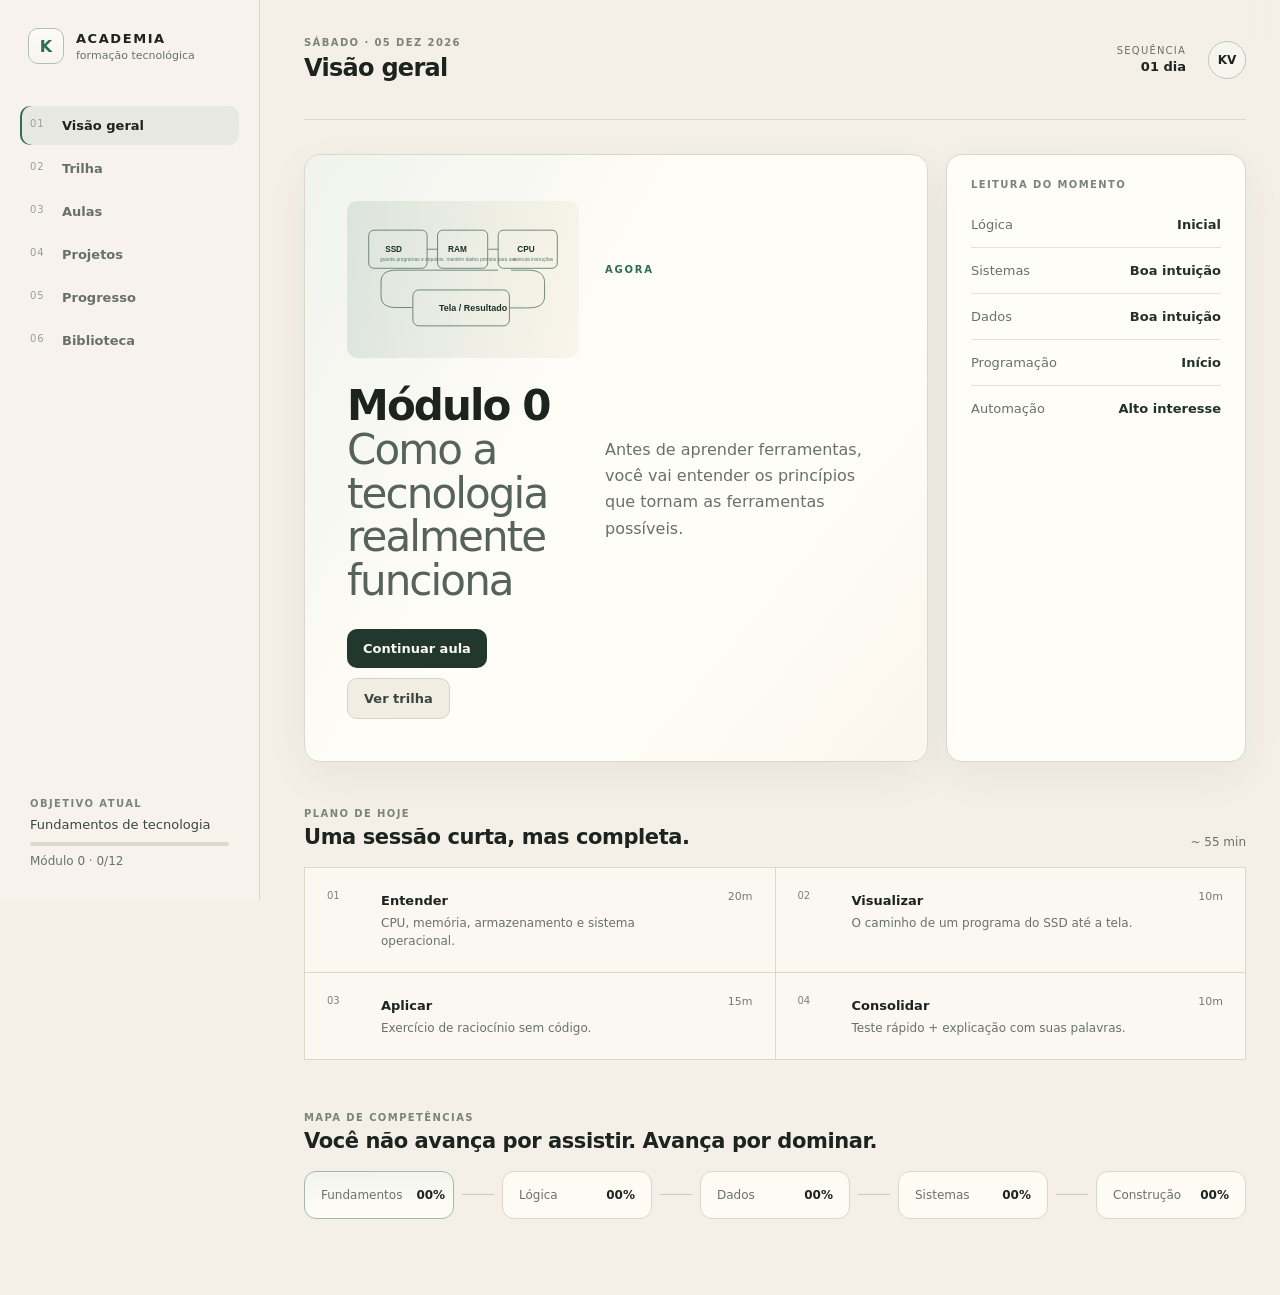
<file: index.html>
<!DOCTYPE html>
<html lang="pt-BR">
<head>
  <meta charset="UTF-8" />
  <meta name="viewport" content="width=device-width, initial-scale=1.0" />
  <title>Academia — V0.7 Light Editorial Fixed</title>
  <link rel="stylesheet" href="styles.css?v=022" />
  <link rel="manifest" href="manifest.webmanifest?v=021" />
  <link rel="icon" href="assets/icon.svg" type="image/svg+xml" />
  <meta name="theme-color" content="#f4f0e8" />

<script>
(function(){
  const HOTFIX = '021';
  const k = 'academia:hotfix';
  if(localStorage.getItem(k) !== HOTFIX){
    localStorage.setItem(k, HOTFIX);
    if('serviceWorker' in navigator){
      navigator.serviceWorker.getRegistrations().then(regs => {
        Promise.all(regs.map(r => r.unregister())).then(() => {
          if('caches' in window){
            caches.keys().then(keys => Promise.all(keys.map(k => caches.delete(k))));
          }
        });
      });
    }
  }
})();
</script>

</head>
<body>
  <div class="app">
    <aside class="sidebar">
      <div class="brand">
        <div class="brand-mark">K</div>
        <div>
          <div class="brand-title">ACADEMIA</div>
          <div class="brand-sub">formação tecnológica</div>
        </div>
      </div>

      <nav class="nav">
        <button class="nav-item active" data-view="overview">
          <span>01</span><b>Visão geral</b>
        </button>
        <button class="nav-item" data-view="trail">
          <span>02</span><b>Trilha</b>
        </button>
        <button class="nav-item" data-view="lessons">
          <span>03</span><b>Aulas</b>
        </button>
        <button class="nav-item" data-view="projects">
          <span>04</span><b>Projetos</b>
        </button>
        <button class="nav-item" data-view="progress">
          <span>05</span><b>Progresso</b>
        </button>
        <button class="nav-item" data-view="library">
          <span>06</span><b>Biblioteca</b>
        </button>
      </nav>

      <div class="sidebar-foot">
        <div class="label">Objetivo atual</div>
        <div class="goal">Fundamentos de tecnologia</div>
        <div class="progress-line"><i style="width:8%"></i></div>
        <div class="muted">Módulo 0 · 1/12</div>
      </div>
    </aside>

    <main class="main">
      <header class="topbar">
        <div>
          <div class="eyebrow" id="today-label">—</div>
          <h1 id="page-title">Visão geral</h1>
        </div>
        <div class="status-cluster">
          <div class="mini-stat">
            <small>Sequência</small>
            <strong>01 dia</strong>
          </div>
          <div class="profile">KV</div>
        </div>
      </header>

      <section id="overview" class="view active">
        <div class="hero-grid">
          <article class="hero">
            <div class="hero-visual"><img src="assets/overview_computer.svg" alt="Diagrama sutil de fundamentos de computação"></div>
            <div class="hero-kicker">AGORA</div>
            <h2>Módulo 0<br><span>Como a tecnologia realmente funciona</span></h2>
            <p>Antes de aprender ferramentas, você vai entender os princípios que tornam as ferramentas possíveis.</p>
            <div class="hero-actions">
              <button class="primary" data-open-lesson>Continuar aula</button>
              <button class="secondary" data-view-target="trail">Ver trilha</button>
            </div>
          </article>

          <article class="signal-card">
            <div class="label">Leitura do momento</div>
            <div class="signal-row"><span>Lógica</span><b>Inicial</b></div>
            <div class="signal-row"><span>Sistemas</span><b>Boa intuição</b></div>
            <div class="signal-row"><span>Dados</span><b>Boa intuição</b></div>
            <div class="signal-row"><span>Programação</span><b>Início</b></div>
            <div class="signal-row"><span>Automação</span><b>Alto interesse</b></div>
          </article>
        </div>

        <div class="section-head">
          <div>
            <div class="eyebrow">PLANO DE HOJE</div>
            <h3>Uma sessão curta, mas completa.</h3>
          </div>
          <span class="muted">~ 55 min</span>
        </div>

        <div class="session-grid">
          <div class="session-item">
            <span class="num">01</span>
            <div><b>Entender</b><p>CPU, memória, armazenamento e sistema operacional.</p></div>
            <span class="time">20m</span>
          </div>
          <div class="session-item">
            <span class="num">02</span>
            <div><b>Visualizar</b><p>O caminho de um programa do SSD até a tela.</p></div>
            <span class="time">10m</span>
          </div>
          <div class="session-item">
            <span class="num">03</span>
            <div><b>Aplicar</b><p>Exercício de raciocínio sem código.</p></div>
            <span class="time">15m</span>
          </div>
          <div class="session-item">
            <span class="num">04</span>
            <div><b>Consolidar</b><p>Teste rápido + explicação com suas palavras.</p></div>
            <span class="time">10m</span>
          </div>
        </div>

        <div class="section-head compact">
          <div>
            <div class="eyebrow">MAPA DE COMPETÊNCIAS</div>
            <h3>Você não avança por assistir. Avança por dominar.</h3>
          </div>
        </div>

        <div class="skill-map">
          <div class="skill active-skill">
            <span>Fundamentos</span>
            <strong>08%</strong>
          </div>
          <div class="connector"></div>
          <div class="skill">
            <span>Lógica</span>
            <strong>00%</strong>
          </div>
          <div class="connector"></div>
          <div class="skill">
            <span>Dados</span>
            <strong>00%</strong>
          </div>
          <div class="connector"></div>
          <div class="skill">
            <span>Sistemas</span>
            <strong>00%</strong>
          </div>
          <div class="connector"></div>
          <div class="skill">
            <span>Construção</span>
            <strong>00%</strong>
          </div>
        </div>
      </section>

      <section id="trail" class="view">
        <div class="page-intro visual-intro">
          <div class="intro-visual"><img src="assets/trail_map.svg" alt="Mapa visual da trilha de aprendizado"></div>
          <div class="eyebrow">TRILHA PRINCIPAL</div>
          <h2>Do fundamento à autonomia técnica.</h2>
          <p>O caminho foi desenhado para criar compreensão antes de especialização.</p>
        </div>
        <div class="timeline">
          <div class="timeline-item current">
            <span class="dot"></span>
            <div>
              <small>MÓDULO 0</small>
              <h3>Fundamentos da tecnologia</h3>
              <p>Computador, informação, programas, algoritmos, dados, internet e sistemas.</p>
            </div>
            <b>1/12</b>
          </div>
          <div class="timeline-item">
            <span class="dot"></span>
            <div>
              <small>MÓDULO 1</small>
              <h3>Lógica e programação</h3>
              <p>Variáveis, decisões, repetições, funções e estrutura mental de programação.</p>
            </div>
            <b>0/14</b>
          </div>
          <div class="timeline-item">
            <span class="dot"></span>
            <div>
              <small>MÓDULO 2</small>
              <h3>Dados e bancos</h3>
              <p>Modelagem, SQL, qualidade de dados, relacionamentos e consultas.</p>
            </div>
            <b>0/16</b>
          </div>
          <div class="timeline-item">
            <span class="dot"></span>
            <div>
              <small>MÓDULO 3</small>
              <h3>Sistemas e web</h3>
              <p>Cliente, servidor, APIs, requisitos, front-end, back-end e arquitetura básica.</p>
            </div>
            <b>0/15</b>
          </div>
          <div class="timeline-item">
            <span class="dot"></span>
            <div>
              <small>MÓDULO 4</small>
              <h3>Exploração profissional</h3>
              <p>Dados, BI, sistemas, software, automação, cloud, IA e segurança.</p>
            </div>
            <b>0/18</b>
          </div>
        </div>
      </section>

      <section id="lessons" class="view">
        <div class="page-intro visual-intro">
          <div class="intro-visual"><img src="assets/lessons_study.svg" alt="Ilustração discreta para aulas"></div>
          <div class="eyebrow">MÓDULO 0</div>
          <h2>Aulas</h2>
          <p>Cada aula combina contexto, princípio, visualização, aplicação e teste.</p>
        </div>
        
<div class="lesson-list" id="lesson-list">
  <button class="lesson-row current" id="fallback-a1">
    <span>01</span>
    <div><small>EM ANDAMENTO</small><b>O que realmente acontece dentro de um computador?</b></div>
    <span>→</span>
  </button>
  <div class="lesson-row locked"><span>02</span><div><small>EM CONSTRUÇÃO</small><b>Bits, bytes e como informação vira número</b></div><span>—</span></div>
  <div class="lesson-row locked"><span>03</span><div><small>EM CONSTRUÇÃO</small><b>O que é um programa?</b></div><span>—</span></div>
  <div class="lesson-row locked"><span>04</span><div><small>EM CONSTRUÇÃO</small><b>Algoritmos antes dos computadores</b></div><span>—</span></div>
  <div class="lesson-row locked"><span>05</span><div><small>EM CONSTRUÇÃO</small><b>Variáveis: como um programa guarda valores</b></div><span>—</span></div>
  <div class="lesson-row locked"><span>06</span><div><small>EM CONSTRUÇÃO</small><b>Decisões: como programas escolhem caminhos</b></div><span>—</span></div>
  <div class="lesson-row locked"><span>07</span><div><small>EM CONSTRUÇÃO</small><b>Repetição: por que computadores são bons no trabalho braçal</b></div><span>—</span></div>
  <div class="lesson-row locked"><span>08</span><div><small>EM CONSTRUÇÃO</small><b>Como os dados são organizados</b></div><span>—</span></div>
  <div class="lesson-row locked"><span>09</span><div><small>EM CONSTRUÇÃO</small><b>Planilha x banco de dados</b></div><span>—</span></div>
  <div class="lesson-row locked"><span>10</span><div><small>EM CONSTRUÇÃO</small><b>Cliente, servidor e internet</b></div><span>—</span></div>
  <div class="lesson-row locked"><span>11</span><div><small>EM CONSTRUÇÃO</small><b>Front-end, back-end e APIs</b></div><span>—</span></div>
  <div class="lesson-row locked"><span>12</span><div><small>EM CONSTRUÇÃO</small><b>Como nasce um sistema</b></div><span>—</span></div>
</div>

      </section>

      <section id="projects" class="view">
        <div class="page-intro visual-intro">
          <div class="intro-visual"><img src="assets/projects_build.svg" alt="Ilustração discreta para projetos"></div>
          <div class="eyebrow">LABORATÓRIO</div>
          <h2>Projetos</h2>
          <p>A teoria sempre termina em algo que funciona.</p>
        </div>
        <div class="project-card">
          <div>
            <small>PROJETO 00 · EM BREVE</small>
            <h3>Sistema de apoiadores — laboratório</h3>
            <p>Cadastro, validação, banco, filtros, dashboard, automações e publicação — construído aos poucos conforme você aprende cada fundamento.</p>
          </div>
          <div class="project-meta">
            <span>0%</span>
            <div class="vertical-line"><i></i></div>
          </div>
        </div>
      </section>

      <section id="progress" class="view">
        <div class="page-intro visual-intro">
          <div class="intro-visual"><img src="assets/progress_metrics.svg" alt="Ilustração discreta para progresso"></div>
          <div class="eyebrow">PROGRESSO</div>
          <h2>Domínio, não presença.</h2>
          <p>Seu avanço é baseado em evidência de compreensão e aplicação.</p>
        </div>
        <div class="metrics-grid">
          <div class="metric"><small>HORAS</small><strong>0.0</strong><span>de estudo registrado</span></div>
          <div class="metric"><small>AULAS</small><strong>0</strong><span>dominadas</span></div>
          <div class="metric"><small>PROJETOS</small><strong>0</strong><span>concluídos</span></div>
          <div class="metric"><small>NÍVEL</small><strong>T0</strong><span>Digital Foundation</span></div>
        </div>
        <div class="mastery">
          <div class="mastery-row"><span>Fundamentos</span><div><i style="width:8%"></i></div><b>08%</b></div>
          <div class="mastery-row"><span>Lógica</span><div><i style="width:0%"></i></div><b>00%</b></div>
          <div class="mastery-row"><span>Dados</span><div><i style="width:0%"></i></div><b>00%</b></div>
          <div class="mastery-row"><span>Sistemas</span><div><i style="width:0%"></i></div><b>00%</b></div>
          <div class="mastery-row"><span>Programação</span><div><i style="width:0%"></i></div><b>00%</b></div>
        </div>
      </section>

      <section id="library" class="view">
        <div class="page-intro visual-intro">
          <div class="intro-visual"><img src="assets/library_reference.svg" alt="Ilustração discreta para biblioteca"></div>
          <div class="eyebrow">BIBLIOTECA</div>
          <h2>Conhecimento de referência.</h2>
          <p>Conceitos, glossário, mapas mentais e materiais úteis ficam aqui — sem virar depósito de links.</p>
        </div>
        <div class="library-grid">
          <div class="library-item"><small>GLOSSÁRIO</small><b>CPU, RAM, SSD, sistema operacional</b><span>4 conceitos</span></div>
          <div class="library-item"><small>MAPA MENTAL</small><b>Como um computador executa um programa</b><span>em construção</span></div>
          <div class="library-item"><small>NOTAS</small><b>Suas próprias explicações</b><span>0 registros</span></div>
        </div>
      </section>

      <section id="lesson" class="view lesson-view">
        <button class="back" data-back>← Voltar</button>

        <div class="lesson-header visual-intro lesson-header-visual">
          <div>
            <div class="eyebrow" id="lesson-eyebrow">MÓDULO 0 · AULA 01</div>
            <h2 id="lesson-title">O que realmente acontece dentro de um computador?</h2>
            <p id="lesson-summary">Fundamentos antes das ferramentas.</p>
          </div>
          <div class="intro-visual">
            <img src="assets/lesson_detail.svg" alt="Fluxo visual da aula">
          </div>
        </div>

        <div class="lesson-layout">
          <article class="lesson-content">
            <div class="lesson-video-block">
              <div class="lesson-video-head">
                <div><small>VÍDEO DA AULA · V0.2</small><strong>Narração revisada + visual controlado</strong></div>
                <span>≈ 5 min</span>
              </div>
              <iframe class="lesson-video-frame" src="aula1-video.html?v=022" title="Vídeo da Aula 1" loading="lazy" allow="autoplay"></iframe>
              <p class="lesson-video-note">O texto abaixo continua sendo a fonte pedagógica principal. O vídeo serve para visualizar e consolidar o fluxo.</p>
            </div>

            <div id="lesson-sections"></div>

            <div class="lesson-section">
              <small>EXERCÍCIO DE COMPREENSÃO</small>
              <h3>Explique com suas palavras.</h3>
              <p id="written-prompt"></p>
              <textarea id="written-answer" placeholder="Escreva seu raciocínio aqui..."></textarea>
              <button class="primary small" id="save-written">Salvar resposta</button>
              <div class="answer-status" id="answer-status"></div>
            </div>

            <div class="lesson-section quiz-section">
              <small>TESTE DE DOMÍNIO</small>
              <h3>Não é presença. É compreensão.</h3>
              <p>Você precisa obter pelo menos 80% e registrar a explicação acima para dominar esta aula.</p>
              <div id="quiz-container"></div>
              <button class="primary" id="submit-quiz">Corrigir teste</button>
              <div id="quiz-result" class="quiz-result"></div>
            </div>

            <div class="lesson-section mastery-box" id="mastery-box">
              <small>DOMÍNIO</small>
              <h3>Aula ainda não dominada.</h3>
              <p>Complete a explicação escrita e alcance a nota mínima no teste.</p>
            </div>
          </article>

          <aside class="lesson-side">
            <div class="side-box">
              <small>FORMATO</small>
              <div class="side-row"><span>Leitura</span><b>~ 25 min</b></div>
              <div class="side-row"><span>Vídeo</span><b>≈ 5 min</b></div>
              <div class="side-row"><span>Exercício</span><b>1</b></div>
              <div class="side-row"><span>Teste</span><b>5 itens</b></div>
            </div>
            <div class="side-box emphasis">
              <small>REGRA DA AULA</small>
              <p>Você só conclui quando consegue explicar o princípio sem repetir uma definição decorada.</p>
            </div>
            <div class="side-box">
              <small>SEU RESULTADO</small>
              <div class="side-row"><span>Explicação</span><b id="side-written">pendente</b></div>
              <div class="side-row"><span>Melhor nota</span><b id="side-score">—</b></div>
              <div class="side-row"><span>Status</span><b id="side-mastery">em estudo</b></div>
            </div>
          </aside>
        </div>
      </section>
    </main>
  </div>
  <script src="course.js?v=022"></script>
  <script src="app.js?v=022"></script>
</body>
</html>
</file>
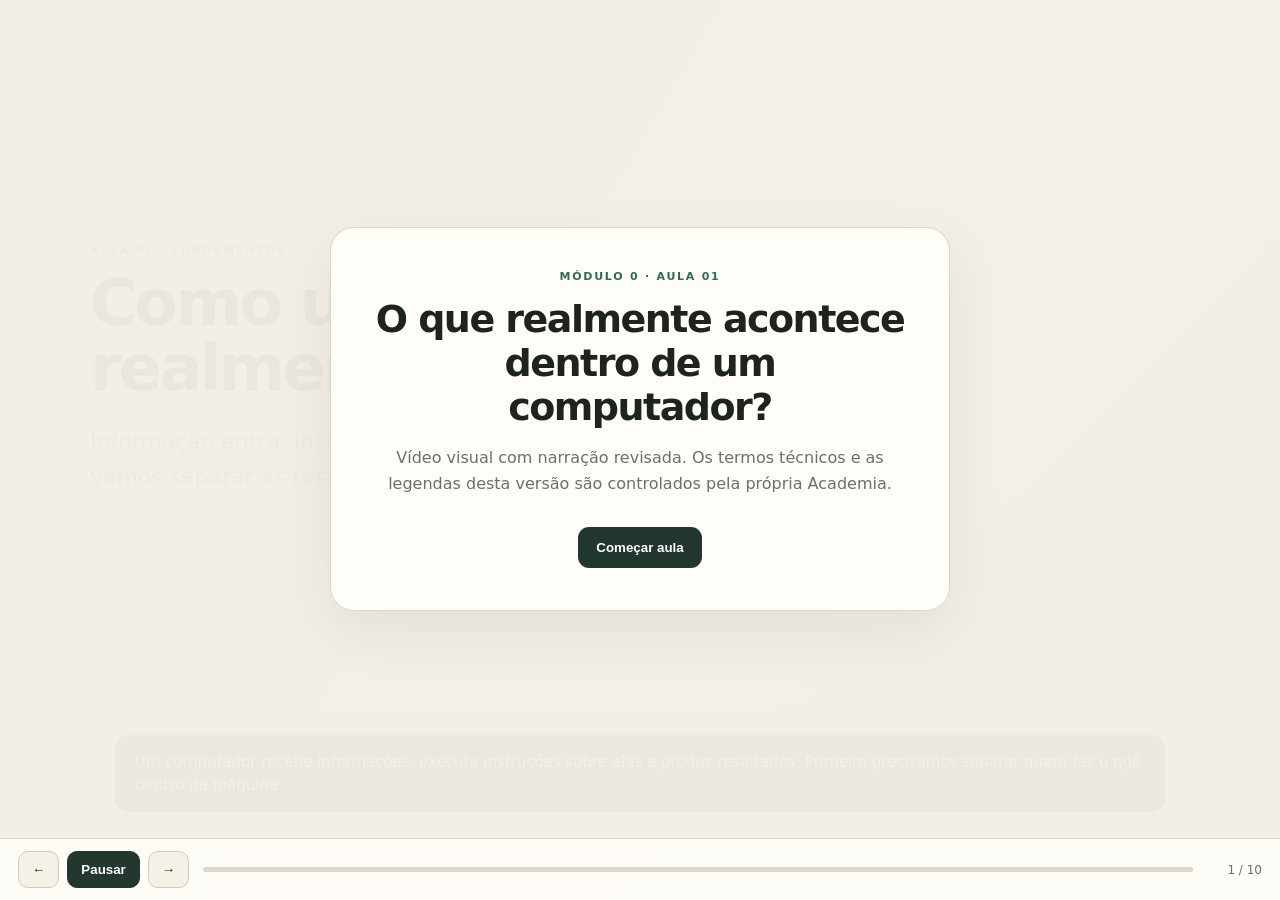
<file: aula1-video.html>
<!doctype html>
<html lang="pt-BR">
<head>
<meta charset="utf-8" />
<meta name="viewport" content="width=device-width,initial-scale=1" />
<title>Aula 1 — Como um computador funciona</title>
<style>
:root{--bg:#f4f0e8;--panel:#fffdf8;--line:#ddd7ca;--text:#1d241f;--muted:#68716b;--accent:#2f6b57;--gold:#b18e3d;--dark:#22372d}
*{box-sizing:border-box}body{margin:0;background:var(--bg);color:var(--text);font-family:Inter,ui-sans-serif,system-ui,-apple-system,BlinkMacSystemFont,"Segoe UI",sans-serif}
.player{min-height:100vh;display:grid;grid-template-rows:1fr auto;background:linear-gradient(120deg,rgba(47,107,87,.055),transparent 42%),linear-gradient(315deg,rgba(177,142,61,.05),transparent 35%),var(--bg)}
.stage{position:relative;min-height:520px;display:grid;place-items:center;padding:42px 56px 120px;overflow:hidden}
.slide{display:none;width:min(1100px,100%);animation:fade .28s ease}.slide.active{display:block}@keyframes fade{from{opacity:.2;transform:translateY(5px)}to{opacity:1;transform:none}}
.kicker{font-size:11px;font-weight:800;letter-spacing:.16em;color:var(--accent);text-transform:uppercase;margin-bottom:14px}.title{font-size:clamp(34px,5vw,64px);line-height:1.02;letter-spacing:-.045em;margin:0 0 18px}.lead{font-size:clamp(16px,2vw,22px);line-height:1.6;color:#57645d;max-width:900px}
.grid4{display:grid;grid-template-columns:repeat(4,1fr);gap:14px;margin-top:30px}.card{border:1px solid var(--line);background:rgba(255,253,248,.9);border-radius:18px;padding:24px;min-height:170px}.card b{display:block;font-size:25px;margin-bottom:10px}.card span{font-size:14px;line-height:1.55;color:var(--muted)}
.flow{display:grid;grid-template-columns:1fr auto 1fr auto 1fr auto 1fr;align-items:center;gap:14px;margin-top:34px}.node{border:1px solid var(--line);background:var(--panel);border-radius:18px;padding:28px 18px;text-align:center;min-height:145px;display:flex;flex-direction:column;justify-content:center}.node strong{font-size:28px}.node small{color:var(--muted);font-size:13px;margin-top:8px}.arrow{font-size:32px;color:#8c958f}.os{margin:22px auto 0;max-width:900px;border:1px dashed #9fb4a8;border-radius:16px;padding:16px;text-align:center;color:#426152;background:rgba(47,107,87,.045)}
.timeline{display:grid;grid-template-columns:repeat(3,1fr);gap:14px;margin-top:30px}.era{padding:22px;border-top:3px solid #c8c0b2;background:rgba(255,253,248,.72);border-radius:0 0 14px 14px}.era b{display:block;font-size:19px;margin-bottom:8px}.era span{color:var(--muted);font-size:14px;line-height:1.5}
.compare{display:grid;grid-template-columns:1fr 1fr;gap:18px;margin-top:30px}.bigcard{border:1px solid var(--line);background:var(--panel);border-radius:20px;padding:32px}.bigcard h3{font-size:31px;margin:0 0 12px}.bigcard p{font-size:16px;line-height:1.6;color:var(--muted);margin:0}.pill{display:inline-block;margin-top:18px;padding:8px 10px;border-radius:999px;background:#eef3ef;color:#355446;font-size:12px;font-weight:700}.pill.gold{background:#f4eedf;color:#755f27}
.cpuBox{display:grid;grid-template-columns:1fr 1fr 1fr;gap:14px;margin-top:30px}.cpuStep{padding:28px;border:1px solid var(--line);background:var(--panel);border-radius:18px;text-align:center}.cpuStep span{display:block;font-size:12px;color:var(--muted);letter-spacing:.1em;text-transform:uppercase}.cpuStep b{display:block;font-size:26px;margin-top:10px}
.osgrid{display:grid;grid-template-columns:repeat(5,1fr);gap:12px;margin-top:30px}.ositem{padding:20px 14px;border:1px solid var(--line);border-radius:16px;background:var(--panel);text-align:center}.ositem b{font-size:15px}.ositem span{display:block;color:var(--muted);font-size:12px;margin-top:7px}
.fixlist{display:grid;gap:12px;margin-top:26px}.fix{display:grid;grid-template-columns:120px 1fr;gap:18px;align-items:center;border-bottom:1px solid var(--line);padding:16px 0}.fix strong{font-size:14px;color:#7b817d}.fix b{font-size:20px}.challenge{max-width:900px;padding:34px;border:1px solid #aebfb5;background:linear-gradient(180deg,rgba(47,107,87,.06),transparent 70%),var(--panel);border-radius:22px;margin-top:26px}.challenge p{font-size:22px;line-height:1.55;margin:0;color:#35443c}
.caption{position:absolute;left:50%;transform:translateX(-50%);bottom:26px;width:min(1050px,calc(100% - 60px));background:rgba(29,36,31,.94);color:#fbfaf6;border-radius:14px;padding:16px 20px;font-size:15px;line-height:1.5;box-shadow:0 12px 40px rgba(0,0,0,.12)}
.controls{border-top:1px solid var(--line);background:rgba(255,253,248,.96);padding:12px 18px;display:grid;grid-template-columns:auto 1fr auto;gap:14px;align-items:center}.btns{display:flex;gap:8px}.btn{border:1px solid #d2cabd;background:#f6f1e7;color:var(--text);border-radius:10px;padding:10px 13px;cursor:pointer;font-weight:700}.btn.primary{background:var(--dark);color:#fff;border-color:var(--dark)}.bar{height:5px;background:#ded7ca;border-radius:999px;overflow:hidden}.bar i{display:block;height:100%;background:var(--accent);width:0}.counter{font-size:12px;color:var(--muted);min-width:55px;text-align:right}.start{position:absolute;inset:0;display:grid;place-items:center;background:rgba(244,240,232,.96);z-index:5}.start.hidden{display:none}.startbox{width:min(620px,calc(100% - 40px));text-align:center;border:1px solid var(--line);background:var(--panel);border-radius:24px;padding:42px;box-shadow:0 22px 60px rgba(40,46,42,.08)}.startbox h1{font-size:38px;letter-spacing:-.04em;margin:8px 0 14px}.startbox p{color:var(--muted);line-height:1.6}.startbox button{margin-top:14px;background:var(--dark);color:white;border:0;border-radius:11px;padding:13px 18px;font-weight:800;cursor:pointer}
@media(max-width:800px){.stage{padding:28px 20px 132px;min-height:610px}.grid4,.timeline,.compare,.cpuBox,.osgrid{grid-template-columns:1fr 1fr}.flow{grid-template-columns:1fr}.arrow{transform:rotate(90deg);text-align:center}.caption{bottom:18px;width:calc(100% - 28px);font-size:13px}.controls{grid-template-columns:1fr auto}.bar{grid-column:1/-1;grid-row:1}.btns{grid-row:2}.counter{grid-row:2}.fix{grid-template-columns:1fr;gap:5px}.title{font-size:38px}.lead{font-size:16px}}
</style>
</head>
<body>
<div class="player">
  <main class="stage">
    <div class="start" id="start"><div class="startbox"><div class="kicker">MÓDULO 0 · AULA 01</div><h1>O que realmente acontece dentro de um computador?</h1><p>Vídeo visual com narração revisada. Os termos técnicos e as legendas desta versão são controlados pela própria Academia.</p><button id="startBtn">Começar aula</button></div></div>

    <section class="slide active"><div class="kicker">AULA 01 · FUNDAMENTOS</div><h2 class="title">Como um computador realmente funciona</h2><p class="lead">Informação entra. Instruções são executadas. Resultados aparecem. Primeiro vamos separar as responsabilidades de cada componente.</p></section>

    <section class="slide"><div class="kicker">01 · O PROBLEMA ORIGINAL</div><h2 class="title">Antes do computador, o gargalo era executar operações em escala.</h2><div class="timeline"><div class="era"><b>Trabalho humano</b><span>Cálculos e rotinas dependiam de pessoas.</span></div><div class="era"><b>Máquinas mecânicas</b><span>Parte da repetição começou a ser automatizada.</span></div><div class="era"><b>Computador eletrônico</b><span>Instruções passaram a ser executadas em enorme velocidade.</span></div></div></section>

    <section class="slide"><div class="kicker">02 · QUEM FAZ O QUÊ</div><h2 class="title">Quatro papéis diferentes.</h2><div class="grid4"><div class="card"><b>SSD</b><span>Guarda programas e arquivos mesmo sem energia.</span></div><div class="card"><b>RAM</b><span>Mantém rapidamente disponível o que está sendo usado agora.</span></div><div class="card"><b>CPU</b><span>Executa instruções.</span></div><div class="card"><b>Sistema operacional</b><span>Coordena memória, processos, arquivos e dispositivos.</span></div></div></section>

    <section class="slide"><div class="kicker">03 · SSD</div><h2 class="title">Guardar não é executar.</h2><div class="compare"><div class="bigcard"><h3>SSD</h3><p>Armazenamento persistente. Continua guardando dados quando a máquina é desligada.</p><span class="pill gold">ex.: 1 TB de espaço</span></div><div class="bigcard"><h3>Não confunda</h3><p>Ter muito espaço no SSD não significa ter muita RAM e não significa que o SSD executa programas.</p><span class="pill">função diferente</span></div></div></section>

    <section class="slide"><div class="kicker">04 · MEMÓRIA RAM</div><h2 class="title">A RAM é a memória de trabalho.</h2><div class="compare"><div class="bigcard"><h3>Rápida</h3><p>A CPU acessa dados e instruções na RAM enquanto trabalha.</p><span class="pill">uso atual</span></div><div class="bigcard"><h3>Temporária</h3><p>Ao desligar o computador, o conteúdo daquela sessão desaparece.</p><span class="pill gold">volátil</span></div></div></section>

    <section class="slide"><div class="kicker">05 · CPU</div><h2 class="title">A CPU executa instruções.</h2><div class="cpuBox"><div class="cpuStep"><span>1</span><b>Busca</b></div><div class="cpuStep"><span>2</span><b>Opera</b></div><div class="cpuStep"><span>3</span><b>Continua</b></div></div><p class="lead" style="margin-top:28px">Programas complexos são construídos a partir de enormes sequências de instruções simples.</p></section>

    <section class="slide"><div class="kicker">06 · SISTEMA OPERACIONAL</div><h2 class="title">Quem coordena a máquina?</h2><div class="osgrid"><div class="ositem"><b>Memória</b><span>alocação</span></div><div class="ositem"><b>Processos</b><span>execução</span></div><div class="ositem"><b>Arquivos</b><span>acesso</span></div><div class="ositem"><b>Dispositivos</b><span>entrada e saída</span></div><div class="ositem"><b>Permissões</b><span>controle</span></div></div></section>

    <section class="slide"><div class="kicker">07 · QUANDO VOCÊ CLICA</div><h2 class="title">Do programa armazenado ao resultado na tela.</h2><div class="flow"><div class="node"><strong>SSD</strong><small>arquivos do programa</small></div><div class="arrow">→</div><div class="node"><strong>RAM</strong><small>partes em uso</small></div><div class="arrow">→</div><div class="node"><strong>CPU</strong><small>instruções executadas</small></div><div class="arrow">→</div><div class="node"><strong>Tela</strong><small>resultado percebido</small></div></div><div class="os">Sistema operacional coordenando o fluxo, a memória, o processo e os dispositivos.</div></section>

    <section class="slide"><div class="kicker">08 · CORRIGINDO INTUIÇÕES</div><h2 class="title">Três distinções que você precisa dominar.</h2><div class="fixlist"><div class="fix"><strong>CPU</strong><b>Executa instruções — não armazena “capacidade”.</b></div><div class="fix"><strong>RAM</strong><b>Memória de trabalho — não decide sozinha a simultaneidade.</b></div><div class="fix"><strong>SSD</strong><b>Armazenamento persistente — não é a mesma coisa que RAM.</b></div></div></section>

    <section class="slide"><div class="kicker">09 · DOMÍNIO</div><h2 class="title">Você entendeu quando consegue explicar sem decorar.</h2><div class="challenge"><p>Por que um programa fica armazenado no SSD, é carregado para a RAM e tem suas instruções executadas pela CPU? Onde entra o sistema operacional?</p></div></section>

    <div class="caption" id="caption"></div>
  </main>
  <footer class="controls"><div class="btns"><button class="btn" id="prev">←</button><button class="btn primary" id="play">Pausar</button><button class="btn" id="next">→</button></div><div class="bar"><i id="progress"></i></div><div class="counter" id="counter">1 / 10</div></footer>
</div>
<audio id="audio" preload="metadata"></audio>
<script>
const slides=[...document.querySelectorAll('.slide')];
const data=[
{audio:'https://www.aidocmaker.com/g0/audio?name=03c7a09fd40e44fea05f894f272ab883',caption:'Um computador recebe informações, executa instruções sobre elas e produz resultados. Primeiro precisamos separar quem faz o quê dentro da máquina.'},
{audio:'https://www.aidocmaker.com/g0/audio?name=e5391120935d48c69ec184fb7ced3d99',caption:'O computador moderno nasceu da necessidade de representar informação, armazenar instruções e executar essas instruções com velocidade e precisão.'},
{audio:'https://www.aidocmaker.com/g0/audio?name=701024ba7448426e8424282aca164439',caption:'SSD guarda. RAM mantém disponível. CPU executa. Sistema operacional coordena.'},
{audio:'https://www.aidocmaker.com/g0/audio?name=2a660beb874f4cd8b75caff8c9f9c9cf',caption:'O SSD é armazenamento persistente: guarda programas e arquivos mesmo sem energia.'},
{audio:'https://www.aidocmaker.com/g0/audio?name=c01638c77a5a4a058bf33f3211cc98c0',caption:'A RAM é memória de trabalho rápida e temporária. Ela mantém disponível aquilo que está em uso agora.'},
{audio:'https://www.aidocmaker.com/g0/audio?name=6d4aa66c347b409292b94cf889d3b137',caption:'A CPU executa instruções. Programas complexos são enormes sequências de operações simples.'},
{audio:'https://www.aidocmaker.com/g0/audio?name=6c8e64cd3b22494aacb4164cef1a738f',caption:'O sistema operacional administra memória, processos, arquivos, dispositivos e permissões.'},
{audio:'https://www.aidocmaker.com/g0/audio?name=886ec2f971e94a21aadac2759ffdbdeb',caption:'Fluxo simplificado: SSD → RAM → CPU → resultado na tela, com o sistema operacional coordenando todo o processo.'},
{audio:'https://www.aidocmaker.com/g0/audio?name=1f46fefb97e84101a86f9d36cea2822f',caption:'CPU, RAM e SSD têm funções diferentes. Entender essa separação evita confusões que aparecem mais tarde em programação e sistemas.'},
{audio:'https://www.aidocmaker.com/g0/audio?name=11376da0e03c4defbbc849e5ea9e7a9d',caption:'O objetivo é conseguir explicar o fluxo com suas próprias palavras, sem repetir uma definição decorada.'}
];
let i=0,playing=false;const audio=document.getElementById('audio'),caption=document.getElementById('caption'),progress=document.getElementById('progress'),counter=document.getElementById('counter'),play=document.getElementById('play');
function show(n,autoplay=true){i=Math.max(0,Math.min(data.length-1,n));slides.forEach((s,idx)=>s.classList.toggle('active',idx===i));caption.textContent=data[i].caption;counter.textContent=`${i+1} / ${data.length}`;audio.src=data[i].audio;audio.load();progress.style.width=`${(i/data.length)*100}%`;if(autoplay){audio.play().then(()=>{playing=true;play.textContent='Pausar'}).catch(()=>{playing=false;play.textContent='Reproduzir'})}}
function toggle(){if(audio.paused){audio.play();playing=true;play.textContent='Pausar'}else{audio.pause();playing=false;play.textContent='Reproduzir'}}
audio.addEventListener('ended',()=>{if(i<data.length-1)show(i+1,true);else{progress.style.width='100%';playing=false;play.textContent='Reproduzir novamente'}});
audio.addEventListener('timeupdate',()=>{if(audio.duration){const seg=(i+audio.currentTime/audio.duration)/data.length;progress.style.width=`${Math.min(100,seg*100)}%`}});
audio.addEventListener('error',()=>{caption.innerHTML=`${data[i].caption}<br><small style="opacity:.75">A narração não carregou. Tente novamente em alguns segundos.</small>`;playing=false;play.textContent='Tentar áudio'});
document.getElementById('prev').onclick=()=>show(i-1,true);document.getElementById('next').onclick=()=>show(i+1,true);play.onclick=toggle;
document.getElementById('startBtn').onclick=()=>{document.getElementById('start').classList.add('hidden');show(0,true)};
caption.textContent=data[0].caption;
</script>
</body>
</html>
</file>
<file: styles.css>
*{box-sizing:border-box}
:root{
  --bg:#f4f0e8;
  --panel:#fffdf8;
  --panel2:#f6f2ea;
  --line:#ddd7ca;
  --text:#1d241f;
  --muted:#68716b;
  --soft:#3a4640;
  --accent:#2f6b57;
  --accent-2:#b18e3d;
  --shadow:0 14px 40px rgba(42,49,44,.06);
  --radius:16px;
}
html,body{margin:0;background:var(--bg);color:var(--text);font-family:Inter,ui-sans-serif,system-ui,-apple-system,BlinkMacSystemFont,"Segoe UI",sans-serif}
body{min-height:100vh;background:
linear-gradient(rgba(244,240,232,.86),rgba(244,240,232,.96)),
radial-gradient(circle at 90% 0%,rgba(177,142,61,.08),transparent 18%),
radial-gradient(circle at 10% 100%,rgba(47,107,87,.08),transparent 20%),
var(--bg)}
button,textarea{font:inherit}
button{color:inherit}
.app{display:grid;grid-template-columns:260px 1fr;min-height:100vh}
.sidebar{position:sticky;top:0;height:100vh;border-right:1px solid var(--line);padding:28px 20px;display:flex;flex-direction:column;background:rgba(247,243,236,.92);backdrop-filter:blur(12px)}
.brand{display:flex;gap:12px;align-items:center;margin-bottom:42px;padding:0 8px}
.brand-mark{width:36px;height:36px;border:1px solid #b5beb1;border-radius:10px;display:grid;place-items:center;font-weight:700;background:linear-gradient(180deg,rgba(255,255,255,.55),rgba(255,255,255,.15));color:var(--accent)}
.brand-title{font-size:13px;font-weight:800;letter-spacing:.12em}
.brand-sub{font-size:11px;color:var(--muted);margin-top:3px}
.nav{display:flex;flex-direction:column;gap:4px}
.nav-item{width:100%;background:transparent;border:0;border-radius:10px;padding:12px 10px;display:grid;grid-template-columns:32px 1fr;text-align:left;cursor:pointer;color:#687069}
.nav-item span{font-size:10px;color:#98a097;letter-spacing:.08em}
.nav-item b{font-size:13px;font-weight:600}
.nav-item:hover,.nav-item.active{background:rgba(47,107,87,.075);color:var(--text)}
.nav-item.active{box-shadow:inset 2px 0 0 var(--accent)}
.sidebar-foot{margin-top:auto;padding:16px 10px 4px}
.label,.eyebrow{font-size:10px;letter-spacing:.14em;text-transform:uppercase;color:#7a847d;font-weight:700}
.goal{font-size:13px;margin:8px 0 10px;color:var(--soft)}
.progress-line{height:4px;background:#dfd8cc;border-radius:999px;overflow:hidden}
.progress-line i{display:block;height:100%;background:var(--accent)}
.muted{color:var(--muted);font-size:12px}
.sidebar-foot .muted{margin-top:8px}
.main{padding:0 44px 72px;max-width:1500px;width:100%;margin:0 auto}
.topbar{height:120px;display:flex;align-items:center;justify-content:space-between;border-bottom:1px solid var(--line);background:rgba(244,240,232,.60);backdrop-filter:blur(8px)}
.topbar h1{font-size:24px;margin:6px 0 0;font-weight:650;letter-spacing:-.03em}
.status-cluster{display:flex;align-items:center;gap:22px}
.mini-stat{text-align:right}
.mini-stat small{display:block;color:var(--muted);font-size:10px;text-transform:uppercase;letter-spacing:.12em}
.mini-stat strong{font-size:13px}
.profile{width:38px;height:38px;border-radius:50%;border:1px solid #bfc5bb;display:grid;place-items:center;font-size:12px;font-weight:700;background:rgba(255,255,255,.35)}
.view{display:none;padding-top:34px}
.view.active{display:block}
.hero-grid{display:grid;grid-template-columns:minmax(0,1.6fr) minmax(300px,.7fr);gap:18px}
.hero,.signal-card,.project-card,.metric,.library-item,.side-box{border:1px solid var(--line);background:var(--panel);border-radius:var(--radius);box-shadow:var(--shadow)}
.hero{padding:42px;min-height:360px;display:flex;flex-direction:column;justify-content:flex-end;position:relative;overflow:hidden;background:
linear-gradient(120deg,rgba(47,107,87,.07),transparent 44%),
linear-gradient(310deg,rgba(177,142,61,.06),transparent 34%),
var(--panel)}
.hero-visual{position:absolute;right:26px;top:24px;width:260px;max-width:36%}
.hero-visual img{display:block;width:100%;height:auto}
.hero-kicker{font-size:10px;letter-spacing:.18em;color:var(--accent);font-weight:800;margin-bottom:16px}
.hero h2{font-size:42px;line-height:1.03;letter-spacing:-.045em;margin:0;max-width:760px}
.hero h2 span{color:#56635b;font-weight:520}
.hero p{max-width:640px;color:var(--muted);line-height:1.65;margin:20px 0 28px}
.hero-actions{display:flex;gap:10px}
.primary,.secondary,.back{border:0;border-radius:10px;padding:12px 16px;cursor:pointer;font-weight:650;font-size:13px}
.primary{background:#22372d;color:#fbfaf6}
.primary:hover{background:#182920}
.secondary,.back{background:#f1ede3;border:1px solid #d9d2c4;color:var(--soft)}
.secondary:hover,.back:hover{border-color:#9ca89e}
.primary.small{padding:10px 14px}
.signal-card{padding:24px}
.signal-card .label{margin-bottom:12px}
.signal-row{display:flex;justify-content:space-between;gap:20px;padding:15px 0;border-bottom:1px solid #e7e0d4;font-size:13px}
.signal-row:last-child{border-bottom:0}
.signal-row span{color:var(--muted)}
.signal-row b{font-weight:650;color:#22312a}
.section-head{display:flex;justify-content:space-between;align-items:end;margin:46px 0 18px}
.section-head h3{font-size:21px;margin:6px 0 0;letter-spacing:-.02em}
.section-head.compact{margin-top:52px}
.session-grid{display:grid;grid-template-columns:1fr 1fr;border-top:1px solid var(--line);border-left:1px solid var(--line)}
.session-item{display:grid;grid-template-columns:40px 1fr 50px;gap:14px;padding:22px;border-right:1px solid var(--line);border-bottom:1px solid var(--line);background:rgba(255,253,248,.65)}
.session-item .num{font-size:10px;color:#7a847d}
.session-item b{font-size:13px}
.session-item p{font-size:12px;color:var(--muted);margin:5px 0 0;line-height:1.5}
.session-item .time{font-size:11px;color:#737b76;text-align:right}
.skill-map{display:grid;grid-template-columns:repeat(9,auto);align-items:center;gap:8px;overflow:auto;padding-bottom:4px}
.skill{min-width:150px;border:1px solid var(--line);padding:16px;border-radius:12px;background:rgba(255,253,248,.88);display:flex;justify-content:space-between;gap:14px}
.skill span{font-size:12px;color:var(--muted)}
.skill strong{font-size:12px}
.active-skill{border-color:#a7b7ae;background:linear-gradient(180deg,rgba(47,107,87,.06),transparent),var(--panel)}
.connector{width:32px;height:1px;background:#cfc8bb}
.page-intro{max-width:980px;margin-bottom:34px}
.page-intro h2,.lesson-header h2{font-size:38px;letter-spacing:-.04em;margin:8px 0 10px}
.page-intro p,.lesson-header p{color:var(--muted);line-height:1.6;max-width:600px}
.visual-intro{display:grid;grid-template-columns:minmax(0,1fr) 300px;gap:24px;align-items:end}
.visual-intro .intro-visual{justify-self:end;width:300px}
.visual-intro .intro-visual img{display:block;width:100%;height:auto;border-radius:16px;border:1px solid var(--line);background:rgba(255,253,248,.75);box-shadow:var(--shadow)}
.timeline{border-left:1px solid #d1cbbd;margin-left:9px;padding-left:30px}
.timeline-item{position:relative;display:grid;grid-template-columns:1fr 60px;gap:30px;padding:4px 0 34px}
.timeline-item .dot{position:absolute;left:-36px;top:8px;width:11px;height:11px;border:2px solid #b4bab4;background:var(--bg);border-radius:50%}
.timeline-item.current .dot{border-color:var(--accent);background:var(--accent)}
.timeline-item small,.project-card small,.metric small,.library-item small,.side-box small,.lesson-section small{font-size:9px;color:#7a847d;letter-spacing:.14em}
.timeline-item h3{margin:7px 0 7px;font-size:18px}
.timeline-item p{margin:0;color:var(--muted);font-size:13px;line-height:1.6}
.timeline-item>b{font-size:12px;color:#78817c;text-align:right}
.lesson-list{border-top:1px solid var(--line)}
.lesson-row{width:100%;display:grid;grid-template-columns:48px 1fr 30px;gap:16px;align-items:center;padding:22px 6px;border:0;border-bottom:1px solid var(--line);background:transparent;text-align:left}
button.lesson-row{cursor:pointer}
.lesson-row>span:first-child{font-size:11px;color:#7a847d}
.lesson-row small{display:block;font-size:9px;letter-spacing:.13em;color:#7b847f;margin-bottom:6px}
.lesson-row b{font-size:14px}
.lesson-row.current b{color:var(--text)}
.lesson-row.current small{color:var(--accent)}
.lesson-row.locked{opacity:.45}
.project-card{display:grid;grid-template-columns:1fr 70px;padding:30px;background:
linear-gradient(110deg,rgba(47,107,87,.05),transparent 43%),
var(--panel)}
.project-card h3{font-size:24px;margin:10px 0}
.project-card p{color:var(--muted);line-height:1.7;max-width:740px}
.project-meta{text-align:right}
.vertical-line{height:90px;width:3px;background:#ddd6c9;margin:14px 0 0 auto}
.vertical-line i{display:block;width:100%;height:0;background:var(--accent)}
.metrics-grid{display:grid;grid-template-columns:repeat(4,1fr);gap:12px}
.metric{padding:24px}
.metric strong{display:block;font-size:32px;letter-spacing:-.04em;margin:12px 0 4px}
.metric span{font-size:11px;color:var(--muted)}
.mastery{margin-top:34px;border-top:1px solid var(--line)}
.mastery-row{display:grid;grid-template-columns:140px 1fr 50px;align-items:center;gap:18px;padding:18px 0;border-bottom:1px solid var(--line)}
.mastery-row span,.mastery-row b{font-size:12px}
.mastery-row b{text-align:right}
.mastery-row>div{height:4px;background:#ded7ca}
.mastery-row i{display:block;height:100%;background:var(--accent)}
.library-grid{display:grid;grid-template-columns:repeat(3,1fr);gap:12px}
.library-item{padding:24px;min-height:150px;display:flex;flex-direction:column}
.library-item b{font-size:15px;margin:13px 0 auto;line-height:1.45}
.library-item span{font-size:11px;color:var(--muted)}
.lesson-view{padding-top:26px}
.back{padding:9px 12px;margin-bottom:26px}
.lesson-header{max-width:1120px;margin-bottom:38px}
.lesson-header-visual{align-items:center}
.lesson-layout{display:grid;grid-template-columns:minmax(0,1fr) 310px;gap:24px}
.lesson-content{border-top:1px solid var(--line)}
.lesson-section{padding:30px 0;border-bottom:1px solid var(--line)}
.lesson-section h3{font-size:22px;margin:9px 0 12px}
.lesson-section p{color:#5f6c65;line-height:1.75;max-width:760px}
.visual-explainer{padding:34px 0}
.flow{display:grid;grid-template-columns:1fr auto 1fr auto 1fr auto 1fr;align-items:center;gap:14px;margin-top:22px}
.flow>div{border:1px solid var(--line);border-radius:12px;padding:18px;background:#fffdf8;text-align:center}
.flow span{display:block;font-size:13px;font-weight:700}
.flow small{display:block;margin-top:6px;font-size:10px;color:#72807b;letter-spacing:0;text-transform:none}
.flow>b{color:#818a84}
textarea{width:100%;min-height:130px;background:#fffdf9;border:1px solid #d7d0c2;color:var(--text);border-radius:12px;padding:14px;margin:12px 0;resize:vertical;outline:none}
textarea:focus{border-color:#81978c}
.lesson-side{display:flex;flex-direction:column;gap:12px}
.side-box{padding:22px}
.side-row{display:flex;justify-content:space-between;border-bottom:1px solid var(--line);padding:13px 0;font-size:12px}
.side-row:last-child{border-bottom:0}
.side-row span{color:var(--muted)}
.side-box.emphasis{border-color:#b9cabf;background:linear-gradient(180deg,rgba(47,107,87,.05),transparent 55%),var(--panel)}
.side-box.emphasis p{font-size:13px;line-height:1.65;color:#4f5d56;margin:12px 0 0}

@media (max-width:1000px){
  .app{grid-template-columns:84px 1fr}
  .sidebar{padding:24px 14px}
  .brand>div:last-child,.nav-item b,.sidebar-foot{display:none}
  .brand{justify-content:center;padding:0}
  .nav-item{grid-template-columns:1fr;text-align:center}
  .hero-grid,.lesson-layout,.visual-intro{grid-template-columns:1fr}
  .hero-visual{position:relative;right:auto;top:auto;width:100%;max-width:100%;margin-bottom:18px}
  .metrics-grid{grid-template-columns:1fr 1fr}
  .library-grid{grid-template-columns:1fr}
  .visual-intro .intro-visual{justify-self:start;width:100%;max-width:320px}
}
@media (max-width:700px){
  .app{display:block}
  .sidebar{position:fixed;left:0;right:0;bottom:0;top:auto;height:auto;z-index:20;border-right:0;border-top:1px solid var(--line);padding:8px 10px;background:rgba(247,243,236,.98);backdrop-filter:blur(10px)}
  .brand,.sidebar-foot{display:none}
  .nav{display:grid;grid-template-columns:repeat(6,1fr);gap:2px}
  .nav-item{padding:9px 2px}
  .nav-item span{font-size:9px}
  .main{padding:0 18px 90px}
  .topbar{height:92px}
  .mini-stat{display:none}
  .hero{padding:26px;min-height:280px}
  .hero h2{font-size:32px}
  .session-grid{grid-template-columns:1fr}
  .skill-map{grid-template-columns:1fr;gap:6px}
  .connector{width:1px;height:18px;margin-left:20px}
  .metrics-grid{grid-template-columns:1fr}
  .flow{grid-template-columns:1fr}
  .flow>b{transform:rotate(90deg)}
}


/* V0.7 — correção de sobreposição no hero */
.hero{
  display:grid;
  grid-template-columns:minmax(0,1fr) 280px;
  align-items:center;
  gap:26px;
  min-height:360px;
}

.hero-visual{
  position:relative;
  right:auto;
  top:auto;
  width:100%;
  max-width:none;
  justify-self:end;
  align-self:start;
  margin-top:4px;
}

.hero h2{
  max-width:560px;
  line-height:1.04;
}

.hero p{
  max-width:560px;
}

.hero-actions{
  flex-wrap:wrap;
}

@media (max-width:1200px){
  .hero{
    grid-template-columns:minmax(0,1fr) 240px;
    gap:22px;
  }
  .hero h2{
    max-width:520px;
    font-size:38px;
  }
}

@media (max-width:1000px){
  .hero{
    display:flex;
    flex-direction:column;
    align-items:flex-start;
  }
  .hero-visual{
    width:100%;
    max-width:340px;
    margin-bottom:8px;
  }
  .hero h2,
  .hero p{
    max-width:100%;
  }
}


/* V0.2 funcional */
.video-placeholder{
  margin-bottom:18px;
  border:1px solid var(--line);
  background:
    linear-gradient(120deg,rgba(47,107,87,.055),transparent 50%),
    var(--panel);
  border-radius:16px;
  min-height:150px;
  padding:26px;
  display:flex;
  align-items:center;
  justify-content:space-between;
  gap:24px;
  box-shadow:var(--shadow);
}
.video-placeholder small{display:block;font-size:9px;letter-spacing:.14em;color:#7a847d;margin-bottom:11px}
.video-placeholder strong{display:block;font-size:18px;max-width:620px;line-height:1.35}
.video-placeholder span{display:block;font-size:12px;color:var(--muted);margin-top:8px}
.video-placeholder button:disabled{opacity:.55;cursor:default}

.lesson-section .history-note{
  border-left:3px solid var(--accent-2);
  padding:13px 16px;
  background:rgba(177,142,61,.055);
  border-radius:0 10px 10px 0;
  margin:18px 0;
  color:#59645e;
  font-size:13px;
  line-height:1.7;
}

.answer-status{
  min-height:18px;
  font-size:12px;
  margin-top:9px;
  color:var(--muted);
}

.quiz-section{padding-bottom:40px}
.quiz-question{
  border:1px solid var(--line);
  border-radius:14px;
  padding:20px;
  margin:15px 0;
  background:rgba(255,253,248,.72);
}
.quiz-question h4{
  font-size:14px;
  line-height:1.5;
  margin:0 0 14px;
}
.quiz-option{
  display:flex;
  align-items:flex-start;
  gap:10px;
  padding:10px 11px;
  border-radius:9px;
  cursor:pointer;
  font-size:13px;
  line-height:1.45;
}
.quiz-option:hover{background:rgba(47,107,87,.055)}
.quiz-option input{margin-top:3px;accent-color:var(--accent)}
.quiz-feedback{
  display:none;
  margin-top:10px;
  padding-top:10px;
  border-top:1px solid var(--line);
  font-size:12px;
  line-height:1.55;
}
.quiz-question.correct{border-color:#9eb8a9;background:rgba(47,107,87,.04)}
.quiz-question.wrong{border-color:#d3b7aa;background:rgba(145,83,55,.035)}
.quiz-question.correct .quiz-feedback,
.quiz-question.wrong .quiz-feedback{display:block}
.quiz-result{
  margin-top:16px;
  border-radius:12px;
  font-size:13px;
  line-height:1.55;
}
.quiz-result.visible{
  padding:16px;
  border:1px solid var(--line);
  background:var(--panel);
}

.mastery-box{
  margin-top:16px;
  padding:28px !important;
  border:1px solid #d5cec0 !important;
  border-radius:16px;
  background:rgba(255,253,248,.72);
}
.mastery-box.mastered{
  border-color:#98b5a4 !important;
  background:
    linear-gradient(120deg,rgba(47,107,87,.075),transparent 50%),
    var(--panel);
}
.mastery-box.mastered small{color:var(--accent)}

.lesson-row.mastered{
  position:relative;
}
.lesson-row.mastered small{color:var(--accent)}
.lesson-row.mastered::after{
  content:"✓";
  position:absolute;
  right:8px;
  color:var(--accent);
  font-weight:800;
}

.lesson-row.available-next small{color:#9a7b34}

@media(max-width:700px){
  .video-placeholder{align-items:flex-start;flex-direction:column}
}

.load-warning{
  border:1px solid #d5b88c;
  background:#fff7e8;
  border-radius:12px;
  padding:14px 16px;
  margin:16px 0;
  display:flex;
  flex-direction:column;
  gap:4px;
  font-size:12px;
}
.load-warning strong{font-size:13px;color:#6a4a1e}
.load-warning span{color:#806847}

/* V0.2.2 — vídeo da Aula 1 */
.lesson-video-block{padding:24px 0 30px;border-bottom:1px solid var(--line)}
.lesson-video-head{display:flex;justify-content:space-between;gap:18px;align-items:end;margin-bottom:14px}
.lesson-video-head small{display:block;font-size:9px;letter-spacing:.14em;color:#7a847d;margin-bottom:5px}
.lesson-video-head strong{font-size:16px}
.lesson-video-head>span{font-size:11px;color:var(--muted)}
.lesson-video-frame{width:100%;aspect-ratio:16/9;border:1px solid var(--line);border-radius:16px;background:#f4f0e8;display:block;box-shadow:var(--shadow)}
.lesson-video-note{font-size:12px!important;line-height:1.55!important;color:var(--muted)!important;margin:10px 2px 0!important;max-width:none!important}
@media(max-width:700px){.lesson-video-block{padding-top:12px}.lesson-video-head{align-items:start}.lesson-video-frame{aspect-ratio:9/13;min-height:590px}}
</file>
